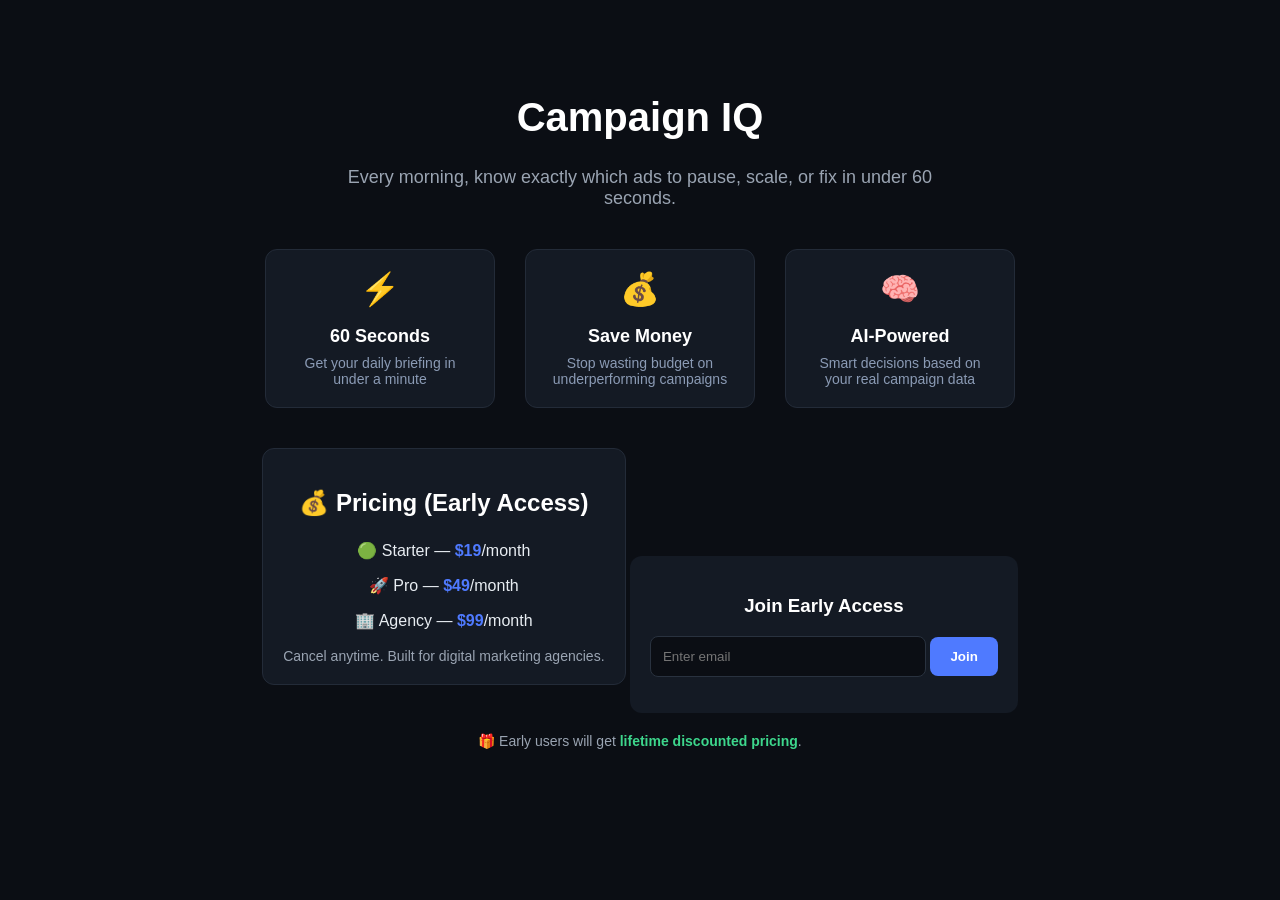
<file: landing.html>
<!DOCTYPE html>
<html>
<head>
    <title>Campaign IQ</title>
    <style>
        body {
            font-family: Arial;
            background: #0b0e14;
            color: white;
            text-align: center;
            padding: 60px;
        }

        h1 {
            font-size: 40px;
        }

        p {
            color: #9aa4b2;
            font-size: 18px;
            max-width: 600px;
            margin: auto;
        }

        .box {
            margin-top: 40px;
            padding: 20px;
            background: #141a24;
            display: inline-block;
            border-radius: 12px;
        }

        input {
            padding: 12px;
            width: 250px;
            background: #0b0e14;
            border: 1px solid #29323f;
            color: white;
            border-radius: 8px;
        }

        input:focus {
            outline: none;
            border-color: #4f7aff;
        }

        button {
            padding: 12px 20px;
            background: #4f7aff;
            color: white;
            border: none;
            border-radius: 8px;
            cursor: pointer;
            font-weight: 600;
        }

        button:hover {
            background: #3b64e0;
        }

        button:disabled {
            opacity: 0.5;
            pointer-events: none;
        }

        .message {
            margin-top: 16px;
            font-size: 14px;
            color: #3dd68c;
        }

        .features {
            margin-top: 40px;
            display: flex;
            justify-content: center;
            gap: 30px;
            flex-wrap: wrap;
        }

        .feature-item {
            background: #141a24;
            padding: 20px 24px;
            border-radius: 12px;
            width: 180px;
            border: 1px solid #232b38;
        }

        .feature-item h3 {
            margin-bottom: 8px;
            font-size: 18px;
        }

        .feature-item p {
            font-size: 14px;
            color: #8b9bb5;
        }

        .emoji {
            font-size: 32px;
            display: block;
            margin-bottom: 8px;
        }

        .pricing-box {
            margin-top: 40px;
            padding: 20px;
            background: #141a24;
            border-radius: 12px;
            display: inline-block;
            border: 1px solid #232b38;
        }

        .pricing-box h2 {
            font-size: 24px;
            margin-bottom: 16px;
        }

        .pricing-box .price-item {
            padding: 8px 0;
            font-size: 16px;
            color: #e8edf2;
        }

        .pricing-box .price-item span {
            color: #4f7aff;
            font-weight: 600;
        }

        .pricing-box .price-note {
            color: #9aa4b2;
            font-size: 14px;
            margin-top: 10px;
        }

        .upsell {
            margin-top: 20px;
            color: #9aa4b2;
            font-size: 14px;
        }

        .upsell span {
            color: #3dd68c;
            font-weight: 600;
        }
    </style>
</head>

<body>

    <h1>Campaign IQ</h1>

    <p>
        Every morning, know exactly which ads to pause, scale, or fix in under 60 seconds.
    </p>

    <div class="features">
        <div class="feature-item">
            <span class="emoji">⚡</span>
            <h3>60 Seconds</h3>
            <p>Get your daily briefing in under a minute</p>
        </div>
        <div class="feature-item">
            <span class="emoji">💰</span>
            <h3>Save Money</h3>
            <p>Stop wasting budget on underperforming campaigns</p>
        </div>
        <div class="feature-item">
            <span class="emoji">🧠</span>
            <h3>AI-Powered</h3>
            <p>Smart decisions based on your real campaign data</p>
        </div>
    </div>

    <!-- PRICING SECTION -->
    <div class="pricing-box">
        <h2>💰 Pricing (Early Access)</h2>

        <div class="price-item">🟢 Starter — <span>$19</span>/month</div>
        <div class="price-item">🚀 Pro — <span>$49</span>/month</div>
        <div class="price-item">🏢 Agency — <span>$99</span>/month</div>

        <div class="price-note">
            Cancel anytime. Built for digital marketing agencies.
        </div>
    </div>

    <!-- JOIN SECTION -->
    <div class="box">
        <h3>Join Early Access</h3>
        <input id="emailInput" placeholder="Enter email" />
        <button id="joinBtn" onclick="join()">Join</button>
        <div id="message" class="message"></div>
    </div>

    <!-- UPSELL MESSAGE -->
    <div class="upsell">
        🎁 Early users will get <span>lifetime discounted pricing</span>.
    </div>

    <script>
        async function join() {
            const btn = document.getElementById('joinBtn');
            const emailInput = document.getElementById('emailInput');
            const messageDiv = document.getElementById('message');

            const email = emailInput.value.trim();

            if (!email) {
                messageDiv.style.color = '#ff5e6b';
                messageDiv.textContent = '⚠️ Please enter your email';
                return;
            }

            // Simple email validation
            if (!email.includes('@') || !email.includes('.')) {
                messageDiv.style.color = '#ff5e6b';
                messageDiv.textContent = '⚠️ Please enter a valid email';
                return;
            }

            btn.disabled = true;
            btn.textContent = 'Submitting...';
            messageDiv.textContent = '';

            try {
                const response = await fetch("http://127.0.0.1:5000/join", {
                    method: "POST",
                    headers: {
                        "Content-Type": "application/json"
                    },
                    body: JSON.stringify({ email })
                });

                if (!response.ok) {
                    throw new Error('Server error');
                }

                // REDIRECT TO THANK YOU PAGE
                window.location.href = "thanks.html";

            } catch (error) {
                messageDiv.style.color = '#ff5e6b';
                messageDiv.textContent = '❌ Something went wrong. Please try again.';
                btn.disabled = false;
                btn.textContent = 'Join';
            }
        }
    </script>

</body>
</html>
</file>
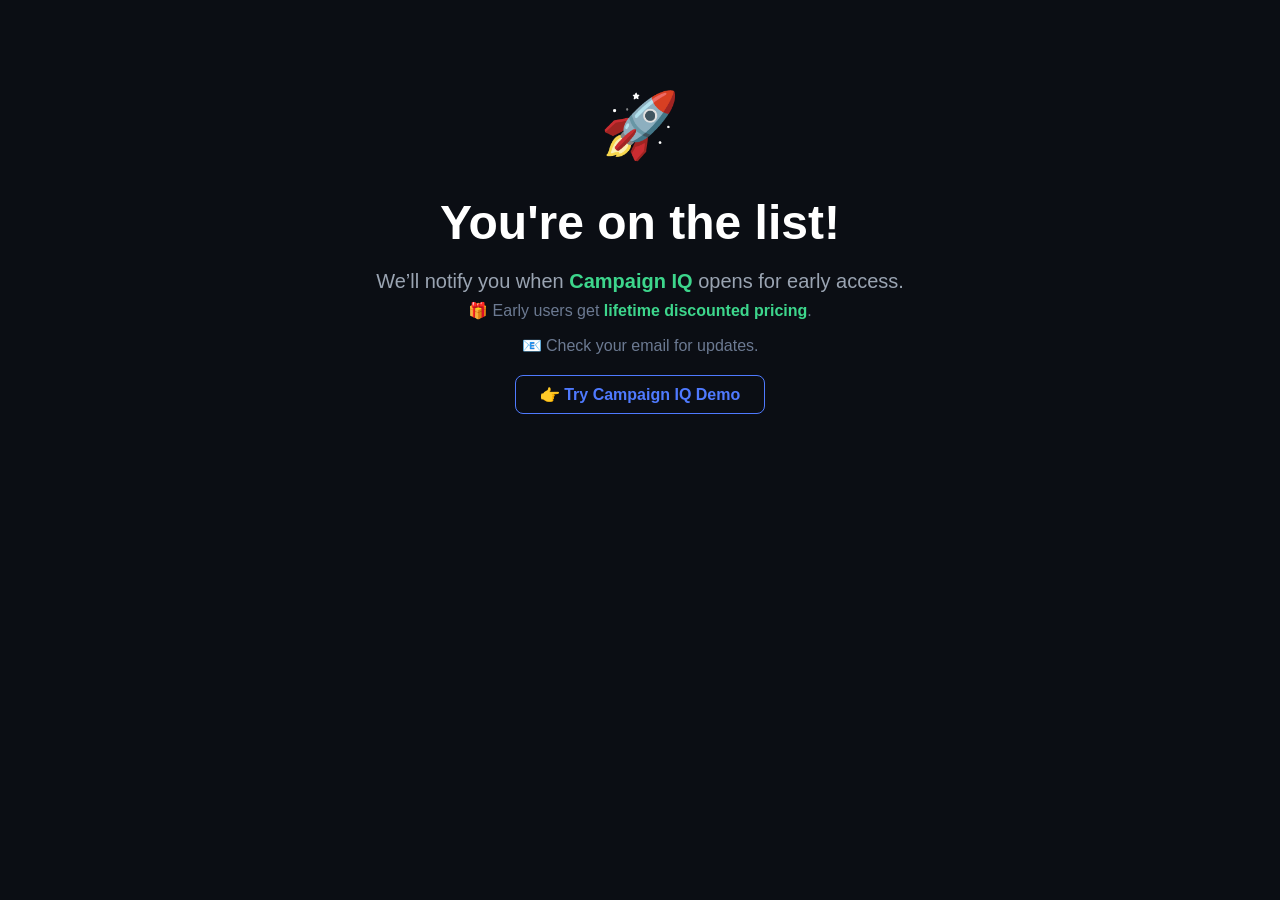
<file: thanks.html>
<!DOCTYPE html>
<html>
<head>
    <title>Thank You</title>
    <style>
        body {
            font-family: Arial;
            background: #0b0e14;
            color: white;
            text-align: center;
            padding: 80px;
        }

        h1 {
            font-size: 48px;
            margin-bottom: 16px;
        }

        .sub {
            font-size: 20px;
            color: #9aa4b2;
            margin-bottom: 8px;
        }

        .detail {
            font-size: 16px;
            color: #6c7a92;
            margin-top: 8px;
        }

        .highlight {
            color: #3dd68c;
            font-weight: 600;
        }

        .cta {
            margin-top: 30px;
        }

        .cta a {
            color: #4f7aff;
            text-decoration: none;
            font-weight: 600;
            border: 1px solid #4f7aff;
            padding: 10px 24px;
            border-radius: 8px;
            transition: background 0.2s;
        }

        .cta a:hover {
            background: #4f7aff;
            color: white;
        }

        .emoji-big {
            font-size: 64px;
            display: block;
            margin-bottom: 16px;
        }
    </style>
</head>
<body>

    <span class="emoji-big">🚀</span>

    <h1>You're on the list!</h1>

    <p class="sub">
        We’ll notify you when <span class="highlight">Campaign IQ</span> opens for early access.
    </p>

    <p class="detail">
        🎁 Early users get <span class="highlight">lifetime discounted pricing</span>.
    </p>

    <p class="detail">
        📧 Check your email for updates.
    </p>

    <div class="cta">
        <a href="index.html">👉 Try Campaign IQ Demo</a>
    </div>

</body>
</html>
</file>
